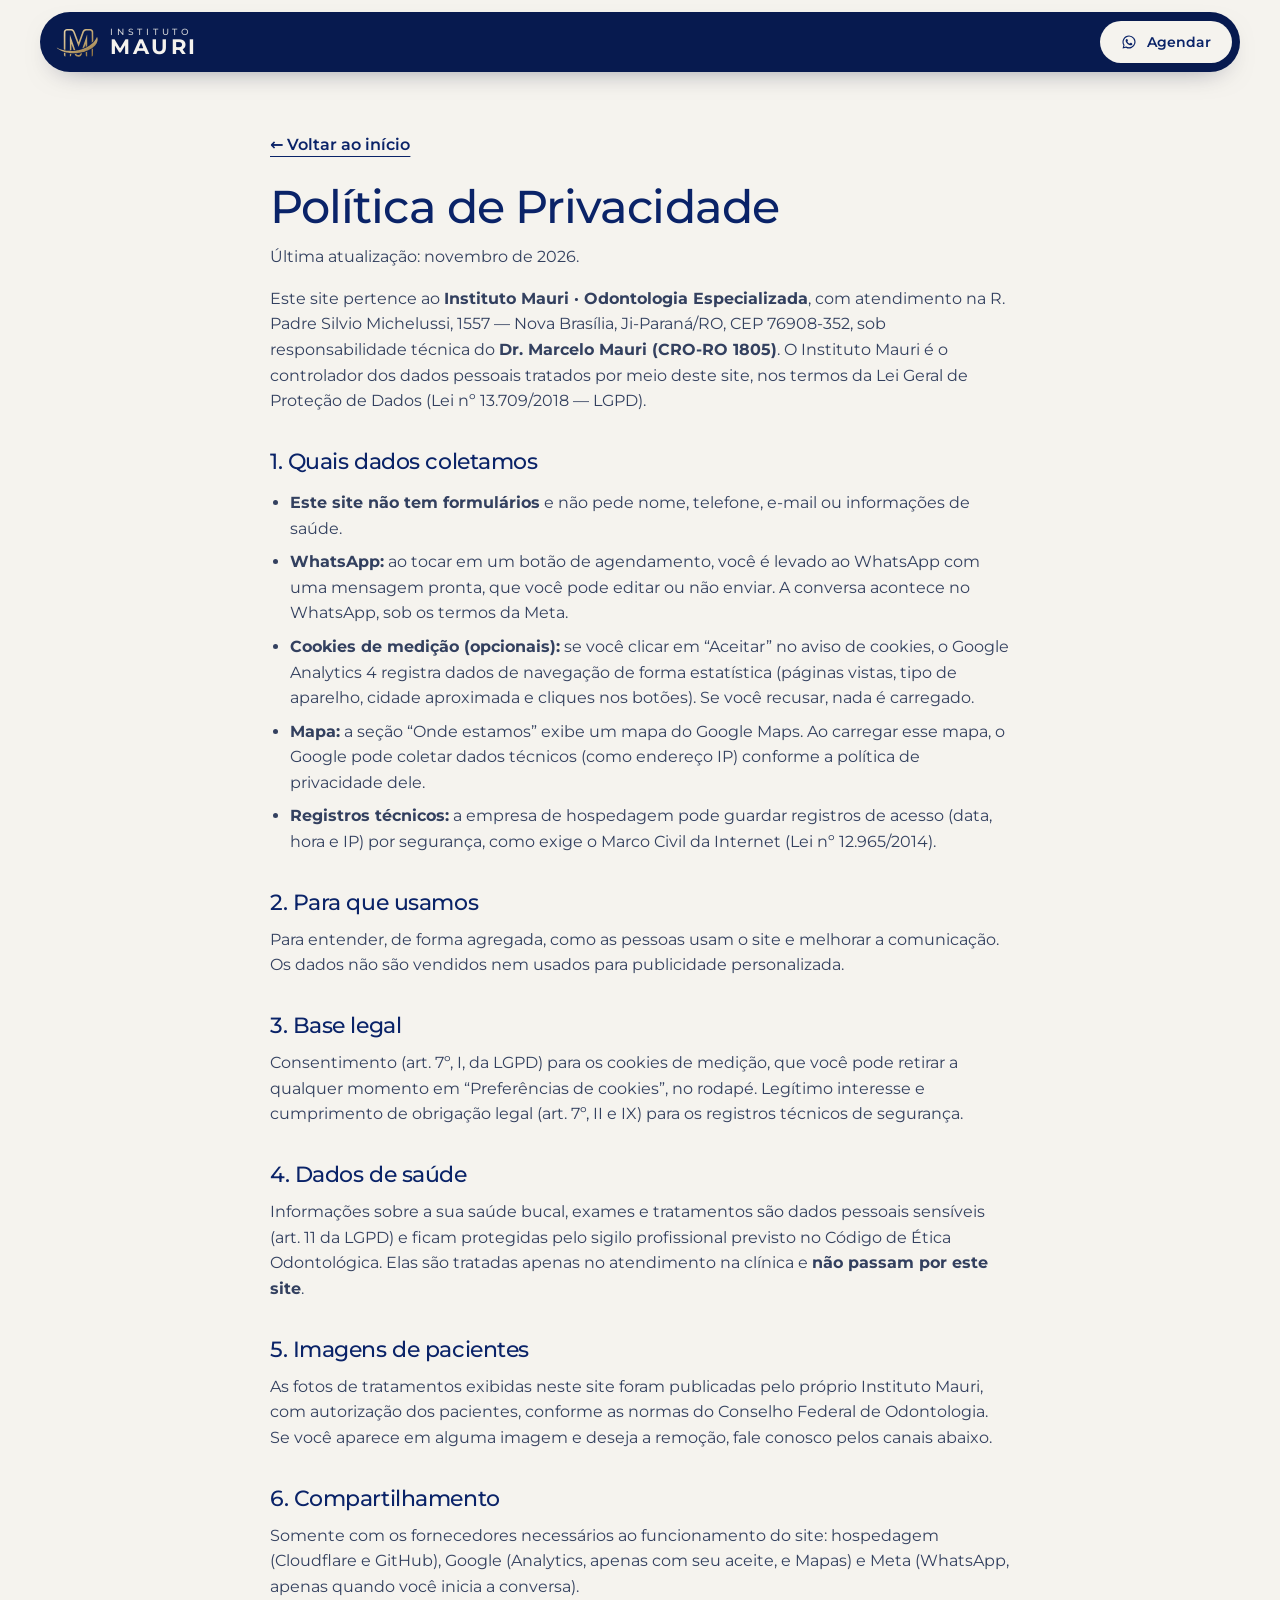
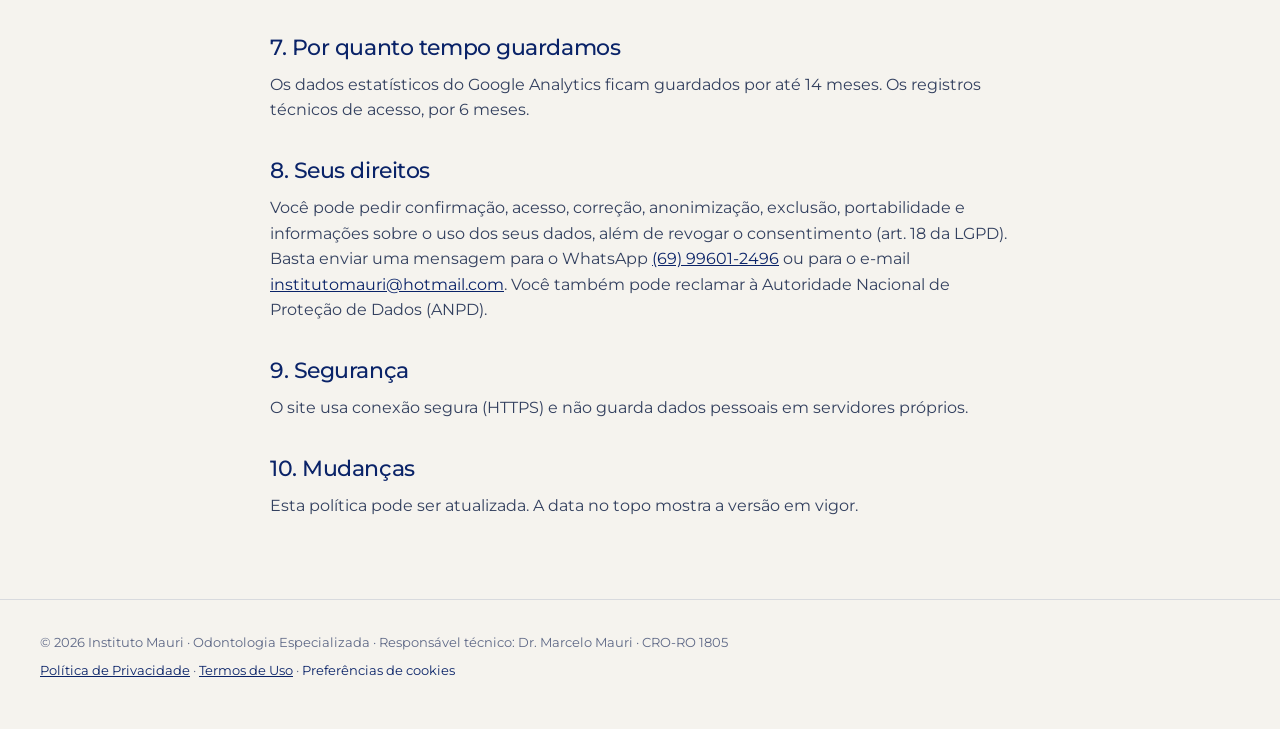
<file: politica-de-privacidade.html>
<!doctype html>
<html lang="pt-BR" data-ga="">
<head>
<meta charset="utf-8">
<meta name="viewport" content="width=device-width, initial-scale=1">
<title>Política de Privacidade | Instituto Mauri · Odontologia Especializada</title>
<meta name="description" content="Como o site do Instituto Mauri trata dados pessoais, cookies e imagens, conforme a LGPD.">
<meta name="robots" content="index, follow">
<link rel="canonical" href="https://{{DOMINIO}}/politica-de-privacidade.html">
<meta name="theme-color" content="#071A4F">
<link rel="icon" href="favicon.svg" type="image/svg+xml">
<link rel="icon" href="favicon-32.png" sizes="32x32" type="image/png">
<link rel="apple-touch-icon" href="apple-touch-icon.png">
<link rel="manifest" href="site.webmanifest">
<link rel="stylesheet" href="assets/css/main.css">
</head>
<body class="page-legal">
<a class="skip-link" href="#conteudo">Pular para o conteúdo</a>
<header class="site-header is-scrolled">
  <div class="nav-bar">
    <a class="brand" href="./" aria-label="Instituto Mauri — início">
      <img class="brand__mark" src="assets/img/marca/simbolo-dourado.svg" alt="" width="44" height="30">
      <span class="brand__text"><small>Instituto</small> <b>Mauri</b></span>
    </a>
    <div class="nav-actions">
      <a class="btn btn--light btn--small nav-cta" href="https://wa.me/5569996012496?text=Ol%C3%A1%21%20Vim%20pelo%20site%20e%20quero%20agendar%20uma%20avalia%C3%A7%C3%A3o%20no%20Instituto%20Mauri." target="_blank" rel="noopener" data-wa="header-legal"><svg class="ico" viewBox="0 0 24 24" aria-hidden="true" focusable="false"><path fill="currentColor" d="M12 2.2A9.7 9.7 0 0 0 3.6 16.8L2.3 21.7l5-1.3A9.7 9.7 0 1 0 12 2.2Zm0 17.7c-1.5 0-3-.4-4.2-1.2l-.3-.2-3 .8.8-2.9-.2-.3A8 8 0 1 1 12 19.9Zm4.4-6c-.2-.1-1.4-.7-1.7-.8-.2-.1-.4-.1-.5.1l-.8 1c-.1.2-.3.2-.5.1a6.6 6.6 0 0 1-3.3-2.9c-.2-.4.2-.4.7-1.3.1-.2 0-.3 0-.4l-.8-1.8c-.2-.5-.4-.4-.5-.4h-.5a.9.9 0 0 0-.7.3 2.8 2.8 0 0 0-.9 2.1 4.9 4.9 0 0 0 1 2.6 11.2 11.2 0 0 0 4.3 3.8c1.6.7 2.2.7 3 .6.5-.1 1.4-.6 1.6-1.1.2-.6.2-1 .1-1.1l-.5-.3Z"/></svg><span>Agendar</span></a>
    </div>
  </div>
</header>
<main id="conteudo" class="legal"><div class="container">
<a class="link-arrow back" href="./">← Voltar ao início</a>
<h1>Política de Privacidade</h1>
<p>Última atualização: novembro de 2026.</p>
<p>Este site pertence ao <strong>Instituto Mauri · Odontologia Especializada</strong>, com atendimento na R. Padre Silvio Michelussi, 1557 — Nova Brasília, Ji-Paraná/RO, CEP 76908-352, sob responsabilidade técnica do <strong>Dr. Marcelo Mauri (CRO-RO 1805)</strong>. O Instituto Mauri é o controlador dos dados pessoais tratados por meio deste site, nos termos da Lei Geral de Proteção de Dados (Lei nº 13.709/2018 — LGPD).</p>
<h2>1. Quais dados coletamos</h2>
<ul>
<li><strong>Este site não tem formulários</strong> e não pede nome, telefone, e-mail ou informações de saúde.</li>
<li><strong>WhatsApp:</strong> ao tocar em um botão de agendamento, você é levado ao WhatsApp com uma mensagem pronta, que você pode editar ou não enviar. A conversa acontece no WhatsApp, sob os termos da Meta.</li>
<li><strong>Cookies de medição (opcionais):</strong> se você clicar em “Aceitar” no aviso de cookies, o Google Analytics 4 registra dados de navegação de forma estatística (páginas vistas, tipo de aparelho, cidade aproximada e cliques nos botões). Se você recusar, nada é carregado.</li>
<li><strong>Mapa:</strong> a seção “Onde estamos” exibe um mapa do Google Maps. Ao carregar esse mapa, o Google pode coletar dados técnicos (como endereço IP) conforme a política de privacidade dele.</li>
<li><strong>Registros técnicos:</strong> a empresa de hospedagem pode guardar registros de acesso (data, hora e IP) por segurança, como exige o Marco Civil da Internet (Lei nº 12.965/2014).</li>
</ul>
<h2>2. Para que usamos</h2>
<p>Para entender, de forma agregada, como as pessoas usam o site e melhorar a comunicação. Os dados não são vendidos nem usados para publicidade personalizada.</p>
<h2>3. Base legal</h2>
<p>Consentimento (art. 7º, I, da LGPD) para os cookies de medição, que você pode retirar a qualquer momento em “Preferências de cookies”, no rodapé. Legítimo interesse e cumprimento de obrigação legal (art. 7º, II e IX) para os registros técnicos de segurança.</p>
<h2>4. Dados de saúde</h2>
<p>Informações sobre a sua saúde bucal, exames e tratamentos são dados pessoais sensíveis (art. 11 da LGPD) e ficam protegidas pelo sigilo profissional previsto no Código de Ética Odontológica. Elas são tratadas apenas no atendimento na clínica e <strong>não passam por este site</strong>.</p>
<h2>5. Imagens de pacientes</h2>
<p>As fotos de tratamentos exibidas neste site foram publicadas pelo próprio Instituto Mauri, com autorização dos pacientes, conforme as normas do Conselho Federal de Odontologia. Se você aparece em alguma imagem e deseja a remoção, fale conosco pelos canais abaixo.</p>
<h2>6. Compartilhamento</h2>
<p>Somente com os fornecedores necessários ao funcionamento do site: hospedagem (Cloudflare e GitHub), Google (Analytics, apenas com seu aceite, e Mapas) e Meta (WhatsApp, apenas quando você inicia a conversa).</p>
<h2>7. Por quanto tempo guardamos</h2>
<p>Os dados estatísticos do Google Analytics ficam guardados por até 14 meses. Os registros técnicos de acesso, por 6 meses.</p>
<h2>8. Seus direitos</h2>
<p>Você pode pedir confirmação, acesso, correção, anonimização, exclusão, portabilidade e informações sobre o uso dos seus dados, além de revogar o consentimento (art. 18 da LGPD). Basta enviar uma mensagem para o WhatsApp <a href="https://wa.me/5569996012496" target="_blank" rel="noopener">(69) 99601-2496</a> ou para o e-mail <a href="mailto:institutomauri@hotmail.com">institutomauri@hotmail.com</a>. Você também pode reclamar à Autoridade Nacional de Proteção de Dados (ANPD).</p>
<h2>9. Segurança</h2>
<p>O site usa conexão segura (HTTPS) e não guarda dados pessoais em servidores próprios.</p>
<h2>10. Mudanças</h2>
<p>Esta política pode ser atualizada. A data no topo mostra a versão em vigor.</p>

</div></main>
<footer class="legal-footer"><div class="container">
<p>© <span data-year>2026</span> Instituto Mauri · Odontologia Especializada · Responsável técnico: Dr. Marcelo Mauri · CRO-RO 1805</p>
<nav aria-label="Legal"><a href="politica-de-privacidade.html">Política de Privacidade</a> · <a href="termos-de-uso.html">Termos de Uso</a> · <button type="button" class="footer__cookie" data-cookie-open>Preferências de cookies</button></nav>
</div></footer>
<div class="cookie" id="cookie" role="dialog" aria-live="polite" aria-label="Aviso de cookies" hidden>
  <p>Usamos cookies de medição (Google Analytics) só com a sua permissão, para entender como o site é usado. Nenhum dado de saúde é coletado. <a href="politica-de-privacidade.html">Saiba mais</a>.</p>
  <div class="cookie__actions"><button type="button" class="is-primary" data-cookie="accept">Aceitar</button><button type="button" data-cookie="reject">Recusar</button></div>
</div>
<script src="assets/js/main.js" defer></script>
</body>
</html>
</file>
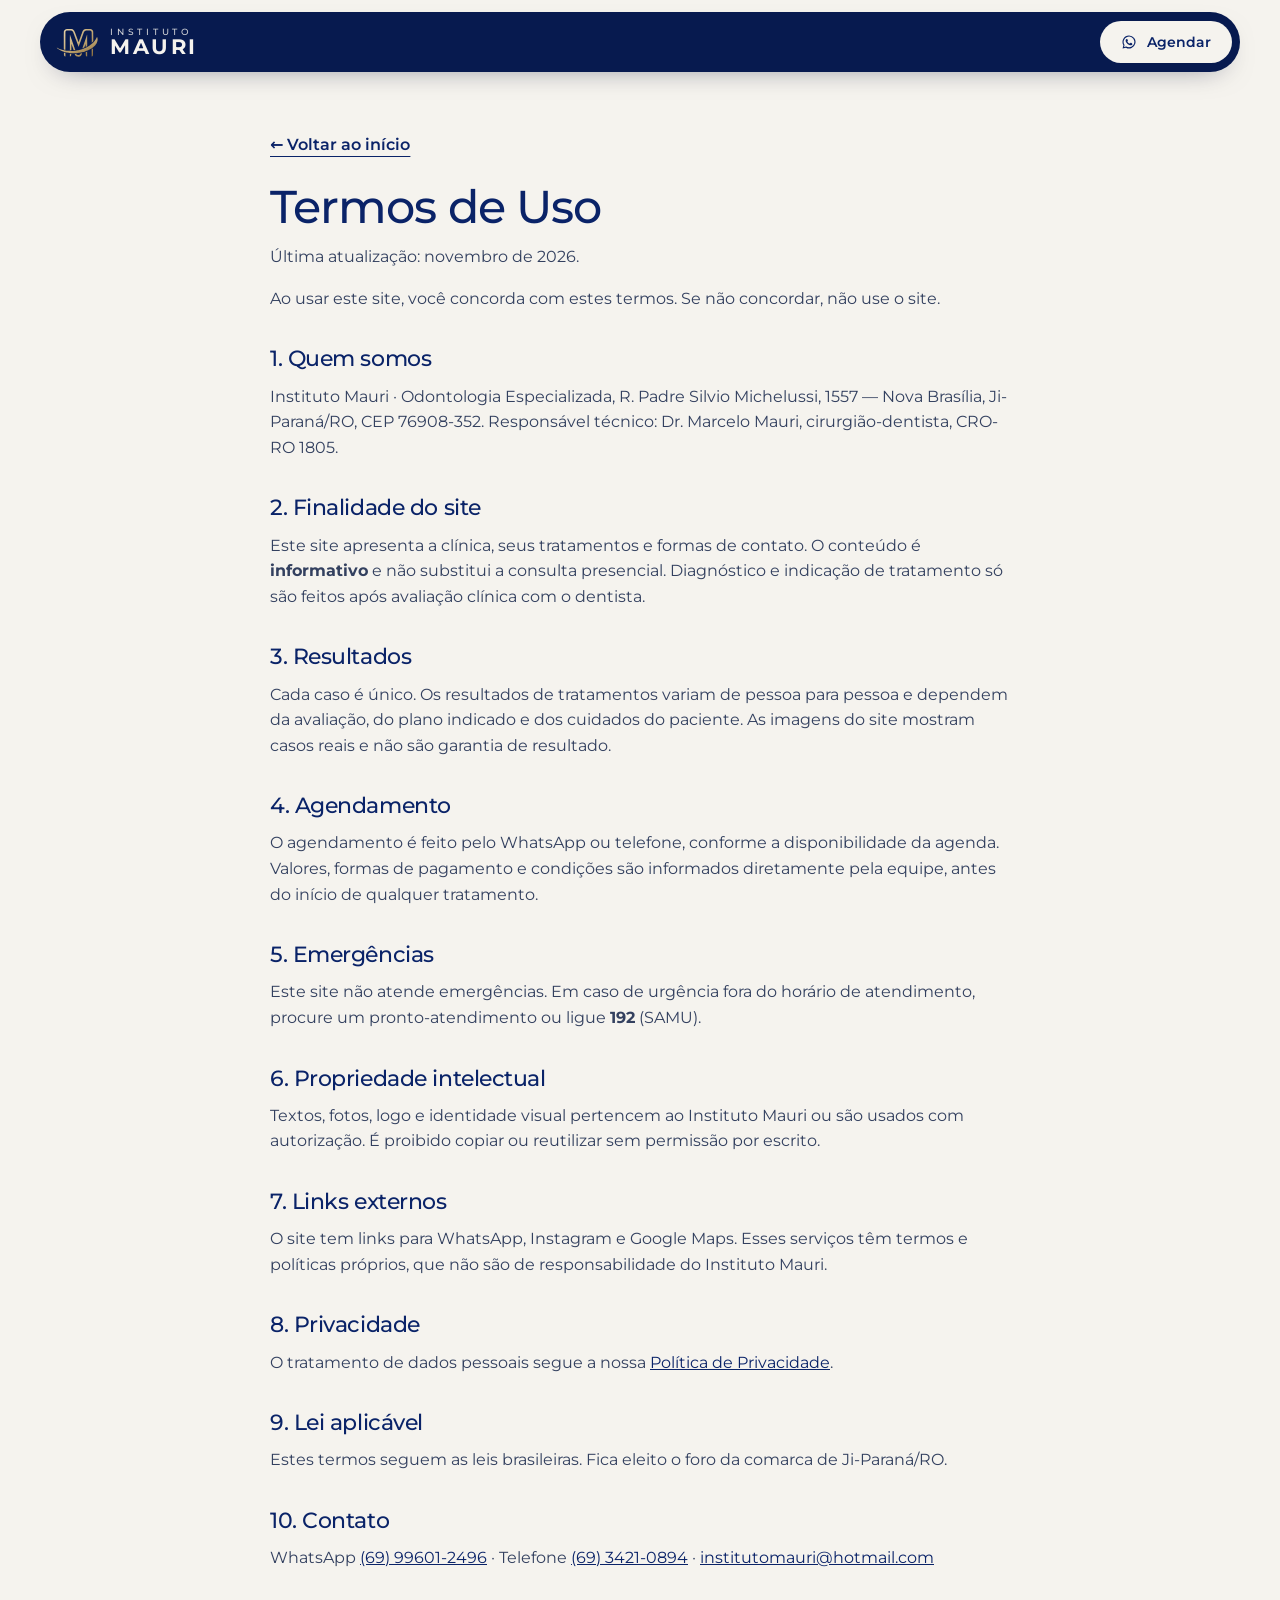
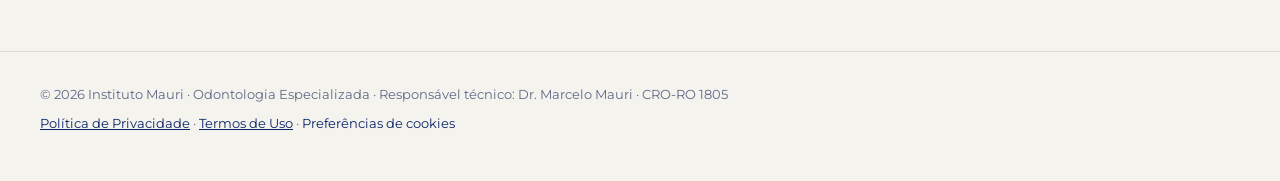
<file: termos-de-uso.html>
<!doctype html>
<html lang="pt-BR" data-ga="">
<head>
<meta charset="utf-8">
<meta name="viewport" content="width=device-width, initial-scale=1">
<title>Termos de Uso | Instituto Mauri · Odontologia Especializada</title>
<meta name="description" content="Regras de uso do site do Instituto Mauri, odontologia especializada em Ji-Paraná/RO.">
<meta name="robots" content="index, follow">
<link rel="canonical" href="https://{{DOMINIO}}/termos-de-uso.html">
<meta name="theme-color" content="#071A4F">
<link rel="icon" href="favicon.svg" type="image/svg+xml">
<link rel="icon" href="favicon-32.png" sizes="32x32" type="image/png">
<link rel="apple-touch-icon" href="apple-touch-icon.png">
<link rel="manifest" href="site.webmanifest">
<link rel="stylesheet" href="assets/css/main.css">
</head>
<body class="page-legal">
<a class="skip-link" href="#conteudo">Pular para o conteúdo</a>
<header class="site-header is-scrolled">
  <div class="nav-bar">
    <a class="brand" href="./" aria-label="Instituto Mauri — início">
      <img class="brand__mark" src="assets/img/marca/simbolo-dourado.svg" alt="" width="44" height="30">
      <span class="brand__text"><small>Instituto</small> <b>Mauri</b></span>
    </a>
    <div class="nav-actions">
      <a class="btn btn--light btn--small nav-cta" href="https://wa.me/5569996012496?text=Ol%C3%A1%21%20Vim%20pelo%20site%20e%20quero%20agendar%20uma%20avalia%C3%A7%C3%A3o%20no%20Instituto%20Mauri." target="_blank" rel="noopener" data-wa="header-legal"><svg class="ico" viewBox="0 0 24 24" aria-hidden="true" focusable="false"><path fill="currentColor" d="M12 2.2A9.7 9.7 0 0 0 3.6 16.8L2.3 21.7l5-1.3A9.7 9.7 0 1 0 12 2.2Zm0 17.7c-1.5 0-3-.4-4.2-1.2l-.3-.2-3 .8.8-2.9-.2-.3A8 8 0 1 1 12 19.9Zm4.4-6c-.2-.1-1.4-.7-1.7-.8-.2-.1-.4-.1-.5.1l-.8 1c-.1.2-.3.2-.5.1a6.6 6.6 0 0 1-3.3-2.9c-.2-.4.2-.4.7-1.3.1-.2 0-.3 0-.4l-.8-1.8c-.2-.5-.4-.4-.5-.4h-.5a.9.9 0 0 0-.7.3 2.8 2.8 0 0 0-.9 2.1 4.9 4.9 0 0 0 1 2.6 11.2 11.2 0 0 0 4.3 3.8c1.6.7 2.2.7 3 .6.5-.1 1.4-.6 1.6-1.1.2-.6.2-1 .1-1.1l-.5-.3Z"/></svg><span>Agendar</span></a>
    </div>
  </div>
</header>
<main id="conteudo" class="legal"><div class="container">
<a class="link-arrow back" href="./">← Voltar ao início</a>
<h1>Termos de Uso</h1>
<p>Última atualização: novembro de 2026.</p>
<p>Ao usar este site, você concorda com estes termos. Se não concordar, não use o site.</p>
<h2>1. Quem somos</h2>
<p>Instituto Mauri · Odontologia Especializada, R. Padre Silvio Michelussi, 1557 — Nova Brasília, Ji-Paraná/RO, CEP 76908-352. Responsável técnico: Dr. Marcelo Mauri, cirurgião-dentista, CRO-RO 1805.</p>
<h2>2. Finalidade do site</h2>
<p>Este site apresenta a clínica, seus tratamentos e formas de contato. O conteúdo é <strong>informativo</strong> e não substitui a consulta presencial. Diagnóstico e indicação de tratamento só são feitos após avaliação clínica com o dentista.</p>
<h2>3. Resultados</h2>
<p>Cada caso é único. Os resultados de tratamentos variam de pessoa para pessoa e dependem da avaliação, do plano indicado e dos cuidados do paciente. As imagens do site mostram casos reais e não são garantia de resultado.</p>
<h2>4. Agendamento</h2>
<p>O agendamento é feito pelo WhatsApp ou telefone, conforme a disponibilidade da agenda. Valores, formas de pagamento e condições são informados diretamente pela equipe, antes do início de qualquer tratamento.</p>
<h2>5. Emergências</h2>
<p>Este site não atende emergências. Em caso de urgência fora do horário de atendimento, procure um pronto-atendimento ou ligue <strong>192</strong> (SAMU).</p>
<h2>6. Propriedade intelectual</h2>
<p>Textos, fotos, logo e identidade visual pertencem ao Instituto Mauri ou são usados com autorização. É proibido copiar ou reutilizar sem permissão por escrito.</p>
<h2>7. Links externos</h2>
<p>O site tem links para WhatsApp, Instagram e Google Maps. Esses serviços têm termos e políticas próprios, que não são de responsabilidade do Instituto Mauri.</p>
<h2>8. Privacidade</h2>
<p>O tratamento de dados pessoais segue a nossa <a href="politica-de-privacidade.html">Política de Privacidade</a>.</p>
<h2>9. Lei aplicável</h2>
<p>Estes termos seguem as leis brasileiras. Fica eleito o foro da comarca de Ji-Paraná/RO.</p>
<h2>10. Contato</h2>
<p>WhatsApp <a href="https://wa.me/5569996012496" target="_blank" rel="noopener">(69) 99601-2496</a> · Telefone <a href="tel:+556934210894">(69) 3421-0894</a> · <a href="mailto:institutomauri@hotmail.com">institutomauri@hotmail.com</a></p>

</div></main>
<footer class="legal-footer"><div class="container">
<p>© <span data-year>2026</span> Instituto Mauri · Odontologia Especializada · Responsável técnico: Dr. Marcelo Mauri · CRO-RO 1805</p>
<nav aria-label="Legal"><a href="politica-de-privacidade.html">Política de Privacidade</a> · <a href="termos-de-uso.html">Termos de Uso</a> · <button type="button" class="footer__cookie" data-cookie-open>Preferências de cookies</button></nav>
</div></footer>
<div class="cookie" id="cookie" role="dialog" aria-live="polite" aria-label="Aviso de cookies" hidden>
  <p>Usamos cookies de medição (Google Analytics) só com a sua permissão, para entender como o site é usado. Nenhum dado de saúde é coletado. <a href="politica-de-privacidade.html">Saiba mais</a>.</p>
  <div class="cookie__actions"><button type="button" class="is-primary" data-cookie="accept">Aceitar</button><button type="button" data-cookie="reject">Recusar</button></div>
</div>
<script src="assets/js/main.js" defer></script>
</body>
</html>
</file>
<file: assets/css/main.css>
/* Instituto Mauri — LP | HING Assessoria */

@font-face { font-family: "Montserrat"; src: url("../fonts/montserrat-400.woff2") format("woff2"); font-weight: 400; font-style: normal; font-display: swap; }
@font-face { font-family: "Montserrat"; src: url("../fonts/montserrat-500.woff2") format("woff2"); font-weight: 500; font-style: normal; font-display: swap; }
@font-face { font-family: "Montserrat"; src: url("../fonts/montserrat-600.woff2") format("woff2"); font-weight: 600; font-style: normal; font-display: swap; }
@font-face { font-family: "Montserrat"; src: url("../fonts/montserrat-700.woff2") format("woff2"); font-weight: 700; font-style: normal; font-display: swap; }
@font-face { font-family: "Cormorant"; src: url("../fonts/cormorant-500-italic.woff2") format("woff2"); font-weight: 500; font-style: italic; font-display: swap; }

:root {
  /* Paleta da marca (posts do Instagram + fundo Refuge 50% mais claro) */
  --bg: #F5F3EE;
  --bg-2: #EDE9E0;
  --card: #FBFAF7;
  --navy: #0A2368;
  --navy-deep: #071A4F;
  --night: #050E2C;
  --blue: #307DBE;
  --blue-soft: #DCE8F5;
  --gold: #C0A672;
  --gold-dark: #8C6E3C;
  --gold-light: #E6D2A8;
  --gold-grad: linear-gradient(100deg, #8C6E3C 0%, #C0A672 50%, #E6D2A8 100%);
  --ink: #0A2368;
  --text: #33405F;
  --muted: #5E6886;
  --line: rgba(10, 35, 104, .12);
  --on-dark: #F5F3EE;
  --on-dark-muted: rgba(245, 243, 238, .68);

  --font: "Montserrat", system-ui, -apple-system, "Segoe UI", sans-serif;
  --serif: "Cormorant", Georgia, serif;

  --radius-sm: 12px;
  --radius: 20px;
  --radius-lg: 28px;
  --shadow: 0 24px 48px -28px rgba(7, 26, 79, .35);
  --gutter: 20px;
  --container: 1240px;
  --section-y: clamp(80px, 10vw, 136px);
  --header-h: 76px;
  --ease: cubic-bezier(.22, 1, .36, 1);
}
@media (min-width: 768px) { :root { --gutter: 32px; } }

/* Base */
*, *::before, *::after { box-sizing: border-box; }
html { -webkit-text-size-adjust: 100%; scroll-padding-top: calc(var(--header-h) + 12px); }
body { margin: 0; font-family: var(--font); font-size: 16px; line-height: 1.6; color: var(--text); background: var(--bg); -webkit-font-smoothing: antialiased; text-rendering: optimizeLegibility; overflow-x: clip; }
img, video, svg, picture { display: block; max-width: 100%; }
img { height: auto; }
a { color: inherit; }
button { font: inherit; color: inherit; cursor: pointer; }
h1, h2, h3 { color: var(--ink); margin: 0; line-height: 1.1; font-weight: 500; letter-spacing: -.02em; text-wrap: balance; }
p { margin: 0 0 1em; }
p:last-child { margin-bottom: 0; }
em { font-family: var(--serif); font-style: italic; font-weight: 500; letter-spacing: 0; font-size: 1.12em; line-height: .9; }
ul[role="list"], ol { list-style: none; margin: 0; padding: 0; }
:focus-visible { outline: 2px solid var(--blue); outline-offset: 3px; border-radius: 6px; }
.sprite { position: absolute; width: 0; height: 0; overflow: hidden; }
.ico { width: 1.15em; height: 1.15em; flex: none; }
.skip-link { position: absolute; left: 12px; top: -60px; z-index: 100; background: var(--navy); color: #fff; padding: 10px 16px; border-radius: 999px; text-decoration: none; transition: top .2s; }
.skip-link:focus { top: 12px; }
.container { width: 100%; max-width: calc(var(--container) + var(--gutter) * 2); margin-inline: auto; padding-inline: var(--gutter); }
body.is-locked { overflow: hidden; }
[hidden] { display: none !important; } /* garante que menu/cookie escondidos não cubram a página */

/* Lenis */
html.lenis, html.lenis body { height: auto; }
.lenis.lenis-smooth [data-lenis-prevent] { overscroll-behavior: contain; }
.lenis.lenis-stopped { overflow: clip; }

/* Tipografia de seção */
.h2 { font-size: clamp(32px, 4.6vw, 52px); }
.eyebrow { display: inline-flex; align-items: center; gap: 8px; margin: 0 0 16px; font-size: 12px; font-weight: 600; letter-spacing: .16em; text-transform: uppercase; color: var(--gold-dark); }
.eyebrow--light { color: var(--gold-light); }
.eyebrow .dot { width: 6px; height: 6px; border-radius: 50%; background: currentColor; }
.section-head { max-width: 640px; margin-bottom: clamp(36px, 5vw, 56px); }
.section-head p { margin-top: 16px; font-size: 17px; color: var(--muted); }
.section-head--center { margin-inline: auto; text-align: center; }
.section-head a { color: var(--ink); font-weight: 600; text-underline-offset: 4px; }
.tag { display: inline-flex; align-items: center; padding: 3px 12px; border: 1px solid currentColor; border-radius: 999px; font-size: 12px; font-weight: 500; letter-spacing: .02em; }

/* Botões (padrão shadcn: pílula, foco visível, toque leve) */
.btn { --b-bg: var(--navy); --b-fg: #fff; display: inline-flex; align-items: center; justify-content: center; gap: 10px; min-height: 52px; padding: 0 26px; border: 1px solid transparent; border-radius: 999px; background: var(--b-bg); color: var(--b-fg); font-size: 15px; font-weight: 600; text-decoration: none; white-space: nowrap; transition: transform .25s var(--ease), background-color .25s, box-shadow .25s, color .25s, border-color .25s; }
.btn:hover { transform: translateY(-2px); box-shadow: 0 14px 28px -16px rgba(5, 14, 44, .55); }
.btn:active { transform: translateY(0) scale(.98); }
.btn--small { min-height: 44px; padding: 0 20px; font-size: 14px; }
.btn--light { --b-bg: var(--bg); --b-fg: var(--navy); }
.btn--light:hover { --b-bg: #fff; }
.btn--dark { --b-bg: var(--navy); --b-fg: #fff; }
.btn--dark:hover { --b-bg: var(--navy-deep); }
.btn--outline { --b-bg: transparent; --b-fg: var(--navy); border-color: rgba(10, 35, 104, .3); }
.btn--outline:hover { border-color: var(--navy); }
.btn--ghost-dark { --b-bg: rgba(255, 255, 255, .08); --b-fg: var(--on-dark); border-color: rgba(255, 255, 255, .1); }
.btn--ghost-dark:hover { --b-bg: rgba(255, 255, 255, .14); }
.link-arrow { display: inline-flex; align-items: center; gap: 8px; color: inherit; font-weight: 600; text-decoration: underline; text-underline-offset: 6px; text-decoration-thickness: 1px; }
.link-arrow .ico { transition: transform .25s var(--ease); }
.link-arrow:hover .ico { transform: translateX(4px); }
.pill { display: inline-flex; align-items: center; gap: 6px; padding: 5px 12px; border-radius: 999px; font-size: 13px; font-weight: 600; text-decoration: none; }
.pill--gold { background: var(--gold-light); color: var(--navy-deep); }
.pill--gold .ico { color: var(--gold-dark); width: 14px; height: 14px; }
.circle-btn { display: grid; place-items: center; width: 52px; height: 52px; border-radius: 50%; border: 1.5px solid var(--on-dark); background: transparent; color: var(--on-dark); transition: background-color .25s, color .25s, transform .25s var(--ease), opacity .25s; }
.circle-btn .ico { width: 22px; height: 22px; }
.circle-btn:hover { background: var(--on-dark); color: var(--night); }
.circle-btn:active { transform: scale(.94); }
.circle-btn:disabled { opacity: .35; pointer-events: none; }
.circle-btn--dark { border-color: var(--navy); color: var(--navy); width: 46px; height: 46px; }
.circle-btn--dark:hover { background: var(--navy); color: #fff; }

/* Header (Seed: transparente na capa, pílula de vidro ao rolar) */
.site-header { position: fixed; inset: 0 0 auto; z-index: 50; padding: 12px var(--gutter) 0; pointer-events: none; }
.nav-bar { pointer-events: auto; display: flex; align-items: center; gap: 24px; max-width: var(--container); height: 60px; margin-inline: auto; padding: 0 8px 0 16px; border-radius: 999px; color: var(--on-dark); transition: background-color .35s, backdrop-filter .35s, box-shadow .35s; }
.site-header.is-scrolled .nav-bar { background: rgba(7, 26, 79, .74); -webkit-backdrop-filter: blur(16px) saturate(140%); backdrop-filter: blur(16px) saturate(140%); box-shadow: 0 10px 30px -18px rgba(5, 14, 44, .6); }
.brand { display: inline-flex; align-items: center; gap: 10px; text-decoration: none; color: inherit; }
.brand__mark { width: 44px; height: auto; }
.brand__text { display: flex; flex-direction: column; line-height: 1; }
.brand__text small { font-size: 9px; font-weight: 500; letter-spacing: .42em; text-transform: uppercase; opacity: .85; }
.brand__text b { font-size: 21px; font-weight: 700; letter-spacing: .12em; text-transform: uppercase; }
.nav-links { display: none; gap: 30px; margin-left: 16px; }
.nav-links a { font-size: 14px; font-weight: 500; text-decoration: none; opacity: .88; transition: opacity .2s; }
.nav-links a:hover { opacity: 1; text-decoration: underline; text-underline-offset: 6px; }
.nav-actions { display: flex; align-items: center; gap: 6px; margin-left: auto; }
.nav-cta { min-height: 42px; padding: 0 16px; }
.menu-toggle { display: grid; place-items: center; width: 44px; height: 44px; border: 0; border-radius: 50%; background: rgba(255, 255, 255, .1); color: inherit; }
.menu-toggle svg { width: 22px; height: 22px; }
@media (min-width: 1024px) { .nav-links { display: flex; } .menu-toggle { display: none; } .nav-cta { padding: 0 20px; } }

.menu-mobile { position: fixed; inset: 0; z-index: 60; display: flex; flex-direction: column; justify-content: center; gap: 32px; padding: 96px 28px 40px; background: var(--navy-deep); color: var(--on-dark); opacity: 0; transition: opacity .3s; }
.menu-mobile.is-open { opacity: 1; }
.menu-mobile nav { display: flex; flex-direction: column; gap: 6px; }
.menu-mobile nav a { font-size: 30px; font-weight: 500; letter-spacing: -.02em; text-decoration: none; padding: 6px 0; }
.menu-mobile__close { position: absolute; top: 20px; right: 20px; display: grid; place-items: center; width: 48px; height: 48px; border: 0; border-radius: 50%; background: rgba(255, 255, 255, .1); }
.menu-mobile__close svg { width: 22px; height: 22px; }
.menu-mobile .btn { align-self: flex-start; }

/* 1. Capa (Seed) */
.hero { position: relative; isolation: isolate; min-height: 100svh; display: flex; align-items: flex-end; overflow: hidden; background: var(--navy-deep); color: var(--on-dark); border-radius: 0 0 var(--radius-lg) var(--radius-lg); }
.hero__bg { position: absolute; inset: 0; z-index: -3; }
.hero__bg img { width: 100%; height: 100%; object-fit: cover; object-position: 50% 30%; }
.hero::before { content: ""; position: absolute; inset: 0; z-index: -2; background: linear-gradient(180deg, rgba(5, 14, 44, .55) 0%, rgba(7, 26, 79, .62) 45%, rgba(5, 14, 44, .92) 100%), linear-gradient(90deg, rgba(5, 14, 44, .75) 0%, rgba(5, 14, 44, .1) 60%); }
.hero__glow { position: absolute; z-index: -1; left: 50%; bottom: -10%; width: min(900px, 120vw); aspect-ratio: 1; transform: translateX(-50%); background: radial-gradient(closest-side, rgba(192, 166, 114, .35), rgba(48, 125, 190, .18) 55%, transparent 75%); pointer-events: none; }
.hero__inner { position: relative; display: grid; gap: 8px; padding-top: calc(var(--header-h) + 28px); }
.hero__copy { position: relative; z-index: 2; max-width: 560px; }
.hero__copy .pill { margin-bottom: 20px; }
.hero__title { color: #fff; font-size: clamp(38px, 6vw, 64px); font-weight: 500; line-height: 1.04; letter-spacing: -.03em; }
.hero__title em { color: var(--gold-light); }
.hero__lead { margin: 32px 0 32px; max-width: 470px; font-size: clamp(16px, 1.6vw, 18px); color: var(--on-dark-muted); }
.hero__actions { display: flex; flex-wrap: wrap; align-items: center; gap: 14px 26px; }
.hero__micro { margin-top: 14px; font-size: 13px; color: var(--on-dark-muted); }
.hero__doctor { position: relative; margin: 8px auto 0; width: min(78vw, 400px); }
.hero__doctor img { width: 100%; -webkit-mask-image: linear-gradient(180deg, #000 82%, transparent 100%); mask-image: linear-gradient(180deg, #000 82%, transparent 100%); }
.hero__tag { position: absolute; right: -4%; bottom: 18%; display: flex; flex-direction: column; padding: 10px 16px; border-radius: 14px; background: rgba(245, 243, 238, .14); border: 1px solid rgba(245, 243, 238, .22); -webkit-backdrop-filter: blur(12px); backdrop-filter: blur(12px); font-size: 12px; line-height: 1.35; color: var(--on-dark-muted); }
.hero__tag strong { color: #fff; font-size: 14px; font-weight: 600; }
@media (min-width: 1024px) {
  .hero { min-height: max(680px, 100svh); align-items: center; }
  .hero__inner { min-height: inherit; grid-template-columns: minmax(0, 1fr); align-items: center; padding-top: var(--header-h); }
  .hero__copy { padding-bottom: 40px; }
  .hero__doctor { position: absolute; z-index: 1; left: 50%; bottom: 0; width: min(34vw, 470px); margin: 0; transform: translateX(-24%); }
  .hero__tag { right: -18%; bottom: 26%; }
}

/* 2. Frase de impacto (Seed — faixa) */
.impact { padding: clamp(56px, 7vw, 88px) 0; }
.impact__grid { display: grid; gap: 32px; align-items: center; }
.impact__head .h2 { font-size: clamp(28px, 3.2vw, 38px); }
.impact__head p { margin-top: 14px; color: var(--muted); max-width: 440px; }
.impact__cards { display: grid; grid-template-columns: repeat(2, minmax(0, 1fr)); gap: 10px; }
.impact-card { display: flex; flex-direction: column; gap: 4px; padding: 22px 20px; border-radius: var(--radius); background: var(--card); border: 1px solid rgba(10, 35, 104, .05); transition: transform .35s var(--ease), box-shadow .35s; }
.impact-card:hover { transform: translateY(-4px); box-shadow: var(--shadow); }
.impact-card__ico { width: 34px; height: 34px; margin-bottom: 14px; color: var(--navy); }
.impact-card span { font-size: 14px; color: var(--muted); }
.impact-card strong { color: var(--ink); font-size: 16px; font-weight: 600; line-height: 1.3; }
@media (min-width: 1024px) {
  .impact__grid { grid-template-columns: minmax(0, .9fr) minmax(0, 2.4fr); gap: 40px; }
  .impact__cards { grid-template-columns: repeat(4, minmax(0, 1fr)); }
  .impact-card { padding: 26px 24px 28px; min-height: 160px; }
}

/* 3. Sobre (Seed — card de vidro sobre vídeo) */
.about { position: relative; isolation: isolate; padding: clamp(72px, 9vw, 120px) 0; overflow: hidden; background: var(--night); color: var(--on-dark); }
.about__video { position: absolute; inset: 0; z-index: -2; width: 100%; height: 100%; object-fit: cover; transform: scale(1.02); }
.about__shade { position: absolute; inset: 0; z-index: -1; background: linear-gradient(180deg, rgba(5, 14, 44, .45), rgba(5, 14, 44, .55)); }
.about__card { display: grid; gap: 40px; padding: clamp(28px, 5vw, 72px); border-radius: var(--radius-lg); background: rgba(10, 35, 104, .38); border: 1px solid rgba(255, 255, 255, .16); -webkit-backdrop-filter: blur(22px) saturate(130%); backdrop-filter: blur(22px) saturate(130%); box-shadow: 0 40px 80px -40px rgba(0, 0, 0, .5); }
.about__main .h2 { color: #fff; margin-bottom: 20px; }
.about__main .h2 em { color: var(--gold-light); }
.about__main p { color: var(--on-dark-muted); max-width: 520px; }
.about__main .btn { margin-top: 12px; }
.about__stat { display: flex; align-items: center; justify-content: space-between; gap: 18px; max-width: 360px; margin-top: 40px; padding: 18px 22px; border: 1px solid rgba(255, 255, 255, .22); border-radius: 16px; }
.about__stat p { margin: 0; font-size: 14px; line-height: 1.4; color: var(--on-dark); }
.about__stat .tag { margin-right: 4px; font-size: 11px; }
.about__num { display: inline-flex; align-items: center; gap: 6px; font-size: 32px !important; font-weight: 500; letter-spacing: -.02em; }
.about__num .ico { width: 28px; height: 28px; padding: 5px; border-radius: 50%; background: var(--on-dark); color: var(--gold-dark); }
.about__steps { display: grid; gap: 26px; align-content: center; }
.about__steps li { display: flex; gap: 18px; align-items: flex-start; }
.about__line { flex: none; width: 56px; margin-top: 11px; border-top: 1px dashed rgba(255, 255, 255, .55); }
.about__steps strong { display: block; color: #fff; font-size: 13px; font-weight: 600; letter-spacing: .08em; text-transform: uppercase; margin-bottom: 4px; }
.about__steps p { margin: 0; font-size: 15px; color: var(--on-dark-muted); max-width: 300px; }
.about__steps .about__promise { display: block; padding: 18px 20px; border-radius: 16px; background: rgba(192, 166, 114, .16); border: 1px solid rgba(230, 210, 168, .35); font-size: 14px; color: var(--on-dark); }
.about__promise strong { display: inline; text-transform: none; letter-spacing: 0; color: var(--gold-light); font-size: 14px; }
@media (min-width: 1024px) { .about { padding: 120px 0; } .about__card { grid-template-columns: minmax(0, 1.15fr) minmax(0, 1fr); gap: 64px; min-height: 560px; } }

/* 4. Tratamentos (Seed — grade de produtos) */
.services { padding: var(--section-y) 0; }
.services__grid { display: grid; grid-auto-flow: column; grid-auto-columns: min(76vw, 300px); gap: 16px; margin-inline: calc(var(--gutter) * -1); padding: 4px var(--gutter) 24px; overflow-x: auto; scroll-snap-type: x mandatory; scroll-padding-inline: var(--gutter); scrollbar-width: none; }
.services__grid::-webkit-scrollbar { display: none; }
.service { display: flex; flex-direction: column; align-items: center; text-align: center; scroll-snap-align: start; }
.service__img { width: 100%; aspect-ratio: 4 / 4.4; margin-bottom: 20px; overflow: hidden; border-radius: var(--radius); background: var(--bg-2); }
.service__img img { width: 100%; height: 100%; object-fit: cover; transition: transform .8s var(--ease); }
.service:hover .service__img img { transform: scale(1.05); }
.service .tag { color: var(--navy); margin-bottom: 8px; }
.service h3 { font-size: 23px; margin-bottom: 8px; }
.service__hook { margin-bottom: 6px; font-size: 14px; font-weight: 600; color: var(--ink); }
.service p:not(.service__hook) { font-size: 14px; color: var(--muted); max-width: 260px; }
.service p:not(.service__hook) { margin-bottom: 18px; }
.service .btn { margin-top: auto; }
@media (min-width: 768px) { .services__grid { grid-auto-flow: row; grid-template-columns: repeat(2, minmax(0, 1fr)); gap: 40px 24px; margin: 0; padding: 0; overflow: visible; } }
@media (min-width: 1200px) { .services__grid { grid-template-columns: repeat(4, minmax(0, 1fr)); } }

.services__more { display: grid; gap: 16px; margin-top: clamp(48px, 6vw, 72px); }
.services__extra, .services__offer { padding: clamp(26px, 4vw, 40px); border-radius: var(--radius-lg); }
.services__extra { background: var(--card); border: 1px solid var(--line); }
.services__more h3 { font-size: 22px; margin-bottom: 20px; }
.services__extra ul { display: grid; gap: 12px 24px; }
.services__extra li { display: flex; gap: 10px; align-items: center; font-size: 15px; color: var(--ink); }
.services__extra .ico { color: var(--blue); }
.services__offer { background: var(--navy); color: var(--on-dark); }
.services__offer h3 { color: #fff; }
.services__offer ul { display: grid; gap: 14px; }
.services__offer li { display: flex; gap: 14px; align-items: baseline; font-size: 15px; }
.services__offer li span { flex: none; font-size: 12px; font-weight: 600; color: var(--gold-light); letter-spacing: .08em; }
@media (min-width: 768px) { .services__extra ul { grid-template-columns: 1fr 1fr; } }
@media (min-width: 1024px) { .services__more { grid-template-columns: 1.4fr 1fr; } }

/* 5. Antes e depois */
.showcase { --showcase-max: 1200px; padding: var(--section-y) 0; background: var(--night); color: var(--on-dark); overflow: hidden; border-radius: var(--radius-lg); margin: 0 clamp(0px, 1vw, 12px); }
.showcase > .container:first-child { max-width: calc(var(--showcase-max) + 2 * var(--gutter)); }
.showcase__head { max-width: 640px; margin-bottom: clamp(36px, 5vw, 56px); }
.showcase__head .h2 { color: #fff; }
.showcase__head .h2 em { color: var(--gold-light); }
.showcase__head p { margin-top: 14px; color: var(--on-dark-muted); }
ul.showcase__stage {
  display: grid;
  grid-auto-flow: column;
  grid-auto-columns: min(85vw, 420px);
  gap: 14px;
  padding: 4px var(--gutter) 8px;
  overflow-x: auto;
  scroll-snap-type: x mandatory;
  scroll-padding-inline: var(--gutter);
  scrollbar-width: none;
}
.shot {
  padding: 8px;
  border: 1px solid rgba(97, 92, 88, .08);
  border-radius: 16px;
  background: #fff;
  scroll-snap-align: start;
}
.shot__frame { margin: 0; overflow: hidden; border-radius: 10px; }
.shot__panel { position: relative; }
.shot__panel + .shot__panel { border-top: 1px solid #fff; }
.shot__panel span {
  position: absolute;
  top: 8px;
  left: 8px;
  padding: 3px 10px;
  border-radius: 999px;
  background: #615c58;
  color: #ebe7dc;
  font-size: 12px;
  font-weight: 500;
  letter-spacing: .08em;
  text-transform: uppercase;
  line-height: 1.4;
}
.shot__panel img { display: block; width: 100%; height: auto; aspect-ratio: 8 / 5; object-fit: cover; }
.shot__frame--patient .shot__panel:first-child img { object-position: 50% 59%; }
.shot__frame--patient .shot__panel:last-child img { object-position: 50% 46%; }
.showcase__nav { display: none; }
.showcase__nav .carousel-count { margin-left: 0; color: var(--on-dark-muted); }
@media (max-width: 767px) {
  .js .showcase__nav { display: flex; align-items: center; justify-content: center; gap: 12px; margin-top: 20px; }
}
@media (min-width: 768px) {
  ul.showcase__stage {
    grid-auto-columns: calc((100% - 48px) / 3);
    gap: 24px;
    width: min(100% - 2 * var(--gutter), var(--showcase-max));
    margin-inline: auto;
    padding-inline: 0;
    scroll-padding-inline: 0;
  }
}

/* 6. Avaliações */
.reviews { padding: var(--section-y) 0; }
.reviews__top { display: flex; flex-wrap: wrap; align-items: flex-end; justify-content: space-between; gap: 20px 32px; margin-bottom: clamp(32px, 4vw, 48px); }
.reviews__top .section-head { margin-bottom: 0; }
.rating { display: inline-flex; align-items: center; gap: 14px; padding: 14px 20px; border-radius: 16px; background: var(--card); border: 1px solid var(--line); text-decoration: none; color: var(--ink); line-height: 1.3; transition: box-shadow .3s, transform .3s var(--ease); }
.rating:hover { box-shadow: var(--shadow); transform: translateY(-2px); }
.rating__g svg { width: 30px; height: 30px; }
.rating strong { font-size: 20px; }
.rating__sub { font-size: 13px; color: var(--muted); }
.stars { display: inline-flex; gap: 2px; color: #E0A82E; vertical-align: -2px; }
.stars svg { width: 15px; height: 15px; }
.carousel { display: grid; grid-auto-flow: column; grid-auto-columns: min(84vw, 380px); gap: 16px; margin-inline: calc(var(--gutter) * -1); padding: 4px var(--gutter) 8px; overflow-x: auto; scroll-snap-type: x mandatory; scroll-padding-inline: var(--gutter); scrollbar-width: none; }
.carousel::-webkit-scrollbar { display: none; }
.review { display: flex; flex-direction: column; gap: 18px; padding: 28px; border-radius: var(--radius); background: var(--card); border: 1px solid var(--line); scroll-snap-align: start; }
.review blockquote { margin: 0; flex: 1; }
.review blockquote p { font-size: 16px; line-height: 1.6; color: var(--ink); }
.review footer { display: flex; align-items: center; gap: 12px; font-size: 13px; line-height: 1.3; color: var(--muted); }
.review footer strong { display: block; font-size: 15px; color: var(--ink); }
.review__avatar { display: grid; place-items: center; width: 42px; height: 42px; border-radius: 50%; background: var(--navy); color: var(--gold-light); font-weight: 600; }
.carousel-nav { display: flex; align-items: center; gap: 10px; margin-top: 24px; }
.carousel-count { margin-left: 8px; font-size: 14px; color: var(--muted); font-variant-numeric: tabular-nums; }
@media (min-width: 1024px) { .carousel { grid-auto-columns: calc((100% - 32px) / 3); margin: 0; padding: 4px 0 8px; } }

/* 7. FAQ (Woday) */
.faq { padding: 0 0 var(--section-y); }
.faq__card { display: grid; gap: 36px; padding: clamp(28px, 5vw, 64px); border-radius: var(--radius-lg); background: var(--night); color: var(--on-dark); }
.faq__title { color: #fff; font-size: clamp(36px, 5vw, 56px); font-weight: 700; line-height: 1; letter-spacing: -.035em; margin-bottom: 20px; }
.faq__aside p { color: var(--on-dark-muted); max-width: 380px; font-size: 15px; }
.faq__aside .btn { margin-top: 8px; }
.faq__mark { width: clamp(120px, 14vw, 180px); margin-top: 36px; filter: drop-shadow(0 16px 30px rgba(192, 166, 114, .25)); }
.faq__list { display: grid; gap: 10px; align-content: start; }
.faq__list details { border-radius: 14px; background: rgba(255, 255, 255, .05); border: 1px solid rgba(255, 255, 255, .05); transition: background-color .25s; }
.faq__list details:hover, .faq__list details[open] { background: rgba(255, 255, 255, .08); }
.faq__list summary { display: flex; align-items: center; gap: 14px; padding: 18px 20px; font-size: 15px; font-weight: 600; color: #fff; cursor: pointer; list-style: none; }
.faq__list summary::-webkit-details-marker { display: none; }
.faq__list summary .ico { color: var(--on-dark-muted); transition: transform .35s var(--ease), color .25s; }
.faq__list details[open] summary .ico { transform: rotate(45deg); color: var(--gold-light); }
.faq__body { overflow: hidden; }
.faq__body p { padding: 0 20px 20px 52px; margin: 0; font-size: 15px; color: var(--on-dark-muted); }
@media (min-width: 1024px) { .faq__card { grid-template-columns: minmax(0, .85fr) minmax(0, 1.15fr); gap: 56px; } }

/* 8. Endereço (padrão Anaru — mapa aberto) */
.location { padding: 0 0 var(--section-y); }
.location__grid { display: grid; gap: 40px; align-items: center; }
.location__info .h2 { margin-bottom: 28px; }
.location__list { display: grid; gap: 20px; margin-bottom: 32px; }
.location__list li { display: flex; gap: 14px; }
.location__list .ico { margin-top: 3px; color: var(--gold-dark); width: 20px; height: 20px; }
.location__list strong { display: block; color: var(--ink); font-size: 15px; font-weight: 600; }
.location__list span, .location__list a { font-size: 15px; color: var(--muted); line-height: 1.55; }
.location__list a { text-underline-offset: 3px; }
.location__nudge { margin-bottom: 28px; padding: 14px 18px; border-left: 3px solid var(--gold); border-radius: 0 12px 12px 0; background: var(--card); font-size: 15px; color: var(--ink); font-weight: 500; max-width: 460px; }
.location__actions { display: flex; flex-wrap: wrap; gap: 12px; }
.map { overflow: hidden; border-radius: var(--radius-lg); background: var(--bg-2); box-shadow: var(--shadow); aspect-ratio: 4 / 3.4; }
.map__frame { width: 100%; height: 100%; border: 0; display: block; }
@media (min-width: 1024px) { .location__grid { grid-template-columns: minmax(0, .9fr) minmax(0, 1.2fr); gap: 72px; } .map { aspect-ratio: 16 / 12; } }

/* 9. CTA final */
.cta-final { position: relative; isolation: isolate; overflow: hidden; padding: clamp(96px, 12vw, 160px) 0; color: var(--on-dark); text-align: center; border-radius: var(--radius-lg); margin: 0 clamp(0px, 1vw, 12px); }
.cta-final__bg { position: absolute; inset: 0; z-index: -2; }
.cta-final__bg img { width: 100%; height: 100%; object-fit: cover; }
.cta-final::before { content: ""; position: absolute; inset: 0; z-index: -1; background: linear-gradient(180deg, rgba(7, 26, 79, .86), rgba(5, 14, 44, .94)); }
.cta-final__inner { max-width: 720px; }
.cta-final h2 { color: #fff; font-size: clamp(34px, 5.4vw, 58px); margin-bottom: 20px; }
.cta-final h2 em { color: var(--gold-light); }
.cta-final p { color: var(--on-dark-muted); font-size: 17px; max-width: 520px; margin: 0 auto 32px; }
.cta-final small { display: block; margin-top: 16px; font-size: 13px; color: var(--on-dark-muted); }

/* 10. Rodapé (Woday) */
.site-footer { padding: clamp(40px, 5vw, 64px) 0 clamp(12px, 2vw, 24px); }
.footer__card { position: relative; overflow: hidden; padding: clamp(32px, 5vw, 56px) clamp(24px, 5vw, 56px) 0; border-radius: var(--radius-lg); background: var(--night); color: var(--on-dark-muted); }
.footer__grid { display: grid; gap: 36px; position: relative; z-index: 1; }
.brand--footer { color: #fff; margin-bottom: 18px; }
.footer__tagline { color: #fff; font-size: 17px; font-weight: 600; margin-bottom: 8px; }
.footer__line { font-size: 14px; max-width: 320px; margin-bottom: 20px; }
.footer__legal { margin-top: 24px; font-size: 12px; line-height: 1.6; }
.footer__col h3 { color: #fff; font-size: 15px; font-weight: 600; margin-bottom: 16px; letter-spacing: 0; }
.footer__col ul { display: grid; gap: 10px; }
.footer__col li, .footer__col a, .footer__cookie { font-size: 13.5px; color: var(--on-dark-muted); text-decoration: none; line-height: 1.45; }
.footer__col a:hover, .footer__cookie:hover { color: #fff; text-decoration: underline; text-underline-offset: 4px; }
.footer__cookie { padding: 0; border: 0; background: none; text-align: left; }
.footer__by a { color: var(--gold-light); }
.footer__giant { display: flex; flex-direction: column; align-items: center; margin-top: clamp(40px, 6vw, 72px); pointer-events: none; }
.footer__giant img { width: clamp(110px, 18vw, 240px); margin-bottom: -2%; }
.footer__giant span { display: block; font-size: clamp(88px, 24vw, 340px); font-weight: 700; line-height: .78; letter-spacing: .04em; margin-bottom: -.12em; background: var(--gold-grad); -webkit-background-clip: text; background-clip: text; color: transparent; }
@media (min-width: 768px) { .footer__grid { grid-template-columns: 1.5fr 1fr; } }
@media (min-width: 1024px) { .footer__grid { grid-template-columns: 1.6fr .8fr 1.5fr 1fr; gap: 40px; } }

/* Cookies */
.cookie { position: fixed; left: 12px; right: 12px; bottom: 12px; z-index: 70; display: grid; gap: 14px; max-width: 460px; padding: 20px; border-radius: 18px; background: var(--card); color: var(--ink); box-shadow: 0 30px 60px -20px rgba(5, 14, 44, .45); font-size: 14px; }
.cookie p { margin: 0; }
.cookie a { color: var(--navy); font-weight: 600; }
.cookie__actions { display: flex; gap: 10px; }
.cookie__actions button { flex: 1; min-height: 44px; border-radius: 999px; border: 1px solid var(--line); background: transparent; font-weight: 600; }
.cookie__actions .is-primary { background: var(--navy); color: #fff; border-color: var(--navy); }
.cookie[hidden] { display: none; }

/* Revelação (GSAP aplica; sem JS fica visível) */
.js-anim [data-reveal], .js-anim [data-hero-item] { opacity: 0; }

/* Páginas legais */
.page-legal { background: var(--bg); }
.page-legal .site-header .nav-bar { background: var(--navy-deep); }
.legal { padding: calc(var(--header-h) + 56px) 0 80px; }
.legal .container { max-width: 820px; }
.legal h1 { font-size: clamp(32px, 5vw, 46px); margin: 24px 0 12px; }
.legal h2 { font-size: 22px; margin: 36px 0 12px; }
.legal p, .legal li { font-size: 16px; color: var(--text); }
.legal ul { padding-left: 20px; }
.legal li { margin-bottom: 8px; }
.legal a { color: var(--navy); }
.back { color: var(--navy); }

@media (prefers-reduced-motion: reduce) {
  *, *::before, *::after { animation: none !important; transition: none !important; scroll-behavior: auto !important; }
  .js-anim [data-reveal], .js-anim [data-hero-item] { opacity: 1; }
}
.legal-footer { padding: 32px 0 48px; border-top: 1px solid var(--line); font-size: 13px; color: var(--muted); }
.legal-footer p { margin-bottom: 8px; }
.legal-footer a, .legal-footer .footer__cookie { color: var(--navy); font-size: 13px; }
.page-legal .nav-bar { color: var(--on-dark); }

/* FAQ e rodapé em largura total (como as faixas escuras de Resultados e CTA); conteúdo alinhado ao container */
.faq > .container, .site-footer > .container { max-width: none; padding-inline: clamp(0px, 1vw, 12px); }
.faq__card { padding-inline: max(var(--gutter), calc((100% - var(--container)) / 2)); }
.footer__card { padding-inline: max(var(--gutter), calc((100% - var(--container)) / 2)); }

/* Capa: Dr. Marcelo maior e mais alto (proporcional à tela) */
@media (min-width: 1024px) {
  .hero__doctor { width: auto; height: min(90svh, 860px); transform: translateX(-22%); }
  .hero__doctor picture, .hero__doctor img { height: 100%; width: auto; }
}

/* Frase de impacto sem cards: declaração centralizada */
.impact { padding: clamp(80px, 10vw, 136px) 0; }
.impact__grid { display: block; }
.impact__head { max-width: 860px; margin-inline: auto; text-align: center; }
.impact__head .h2 { font-size: clamp(32px, 4.6vw, 54px); }
.impact__head p { max-width: 580px; margin: clamp(28px, 3vw, 40px) auto 0; font-size: clamp(16px, 1.4vw, 19px); line-height: 1.7; }

/* Sobre sem o card de nota: texto centralizado na altura do card */
.about__main { align-self: center; }

/* Rodapé: espaço entre o símbolo e "MAURI" */
.footer__giant img { margin-bottom: clamp(20px, 3vw, 44px); }

/* Rodapé: letras maiores para leitura confortável */
.footer__col h3 { font-size: 18px; margin-bottom: 20px; }
.footer__col ul { gap: 12px; }
.footer__col li, .footer__col a, .footer__cookie { font-size: 16px; line-height: 1.5; }
.footer__tagline { font-size: clamp(19px, 1.6vw, 22px); }
.footer__line { font-size: 16px; max-width: 360px; }
.footer__legal { font-size: 14px; }
.brand--footer .brand__mark { width: 52px; }
.brand--footer .brand__text small { font-size: 10px; }
.brand--footer .brand__text b { font-size: 25px; }
.site-footer .btn--small { min-height: 48px; font-size: 15px; }

/* Celular: blocos escuros encostam nas bordas da tela (sem faixa creme dos lados) */
@media (max-width: 767px) {
  .showcase, .cta-final { margin-inline: 0; }
  .faq > .container, .site-footer > .container { padding-inline: 0; }
}

/* Header desktop: links de navegação centralizados */
@media (min-width: 1024px) {
  .nav-bar:has(.nav-links) { display: grid; grid-template-columns: 1fr auto 1fr; }
  .nav-bar:has(.nav-links) .nav-links { margin-left: 0; }
  .nav-bar:has(.nav-links) .nav-actions { justify-self: end; }
}

/* Sobre: foto da recepção entre o texto e os passos (ref. Seed — cápsula ao centro) */
.about__media { margin: 0; position: relative; }
.about__media picture { aspect-ratio: 4 / 5; overflow: hidden; border-radius: var(--radius); border: 1px solid rgba(255, 255, 255, .18); box-shadow: 0 30px 60px -30px rgba(0, 0, 0, .6); }
.about__media img { width: 100%; height: 100%; object-fit: cover; }
.about__media figcaption { position: absolute; left: 14px; bottom: 14px; padding: 6px 12px; border-radius: 999px; background: rgba(5, 14, 44, .55); -webkit-backdrop-filter: blur(8px); backdrop-filter: blur(8px); font-size: 12px; font-weight: 500; color: var(--on-dark); }
@media (min-width: 1024px) {
  .about__card { grid-template-columns: minmax(0, 1.1fr) minmax(0, .75fr) minmax(0, 1fr); gap: 48px; align-items: center; }
  .about__steps .about__line { width: 40px; }
}

/* Sobre: só texto + foto da recepção (passos incorporados ao texto) */
.about__promise-line { padding-left: 14px; border-left: 2px solid var(--gold); color: var(--on-dark) !important; }
.about__promise-line strong { color: var(--gold-light); font-weight: 600; }
@media (min-width: 1024px) {
  .about__card { grid-template-columns: minmax(0, 1.2fr) minmax(0, .8fr); gap: 72px; min-height: 0; }
  .about__media { max-width: 400px; justify-self: end; width: 100%; }
}

/* Sobre desktop: topo do texto e base do botão alinhados com as bordas da foto */
@media (min-width: 1024px) {
  .about__card { align-items: stretch; }
  .about__main { align-self: stretch; display: flex; flex-direction: column; align-items: flex-start; }
  .about__main .btn { margin-top: auto; }
  .about__media { align-self: center; }
}

/* Sobre desktop: parágrafos centralizados no espaço entre o título e o botão */
@media (min-width: 1024px) {
  .about__main .h2 { margin-bottom: 0; }
  .about__main .h2 + p { margin-top: auto; }
  .about__main p:not(.eyebrow):last-of-type { margin-bottom: 0; }
  .about__main .btn { margin-top: auto; }
}

/* Capa desktop: palavra gigante "MAURI" atrás do Dr. Marcelo, texto embaixo à esquerda */
.hero__word { display: none; }
@media (min-width: 1024px) {
  .hero__word { display: block; position: absolute; z-index: 0; top: calc(var(--header-h) + 8px); left: 21%; font-size: clamp(220px, 27vw, 520px); font-weight: 700; line-height: .78; letter-spacing: -.045em; color: var(--bg); opacity: .95; white-space: nowrap; pointer-events: none; user-select: none; }
  .hero__bg img { opacity: .55; }
  .hero__inner { align-items: end; }
  .hero__copy { padding-bottom: clamp(48px, 7vh, 88px); }
  .hero__doctor { z-index: 1; height: min(84svh, 800px); transform: translateX(-8%); }
}

/* Capa desktop: Dr. Marcelo e "MAURI" centralizados */
@media (min-width: 1024px) {
  .hero__word { left: 50%; transform: translateX(-50%); font-size: clamp(200px, 24vw, 460px); }
  .hero__doctor { left: 50%; transform: translateX(-50%); }
  .hero__copy { max-width: 440px; }
  .hero__lead { max-width: 400px; }
}
@media (min-width: 1024px) {
  .hero__copy { max-width: 470px; }
  .hero__title { font-size: clamp(40px, 3.9vw, 58px); text-shadow: 0 4px 30px rgba(5, 14, 44, .6); }
  .hero__lead { text-shadow: 0 2px 16px rgba(5, 14, 44, .8); }
}

/* Frase de impacto: título grande em bloco (ref. jhonatanspage) + descrição menor ao lado */
.impact { padding: clamp(96px, 14vw, 200px) 0; }
.impact__head { max-width: none; margin: 0; text-align: left; display: grid; gap: 28px; }
.impact__head .h2 { font-size: clamp(42px, 6.6vw, 104px); line-height: 1.02; letter-spacing: -.045em; font-weight: 500; text-wrap: initial; }
.impact__head .h2 em { letter-spacing: -.01em; }
.impact__head p { margin: 0; max-width: 340px; font-size: 16px; line-height: 1.65; color: var(--muted); }
@media (min-width: 1024px) {
  .impact__head { grid-template-columns: minmax(0, 1fr) 300px; align-items: end; gap: 64px; }
  .impact__head p { padding-bottom: 14px; border-top: 1px solid var(--line); padding-top: 18px; }
}
@media (min-width: 1024px) {
  .impact__head { align-items: center; }
  .impact__head p { padding-bottom: 0; }
}

/* Capa desktop: descrição no lado direito, na altura dos botões */
@media (min-width: 1024px) {
  .hero__copy { position: static; }
  .hero__copy > * { position: relative; z-index: 2; }
  .hero__copy > .hero__lead { position: absolute; right: var(--gutter); bottom: calc(clamp(48px, 7vh, 88px) + 4px); max-width: 320px; margin: 0; padding-top: 16px; border-top: 1px solid rgba(245, 243, 238, .25); }
  .hero__title { margin-bottom: 36px; }
}

/* Blocos escuros (Resultados, FAQ, CTA, rodapé) sem borda creme dos lados em todas as telas */
.showcase, .cta-final { margin-inline: 0; }
.faq > .container, .site-footer > .container { padding-inline: 0; }
.site-footer { padding-bottom: 0; }
.footer__card { border-radius: var(--radius-lg) var(--radius-lg) 0 0; }

/* Avaliações: mais respiro entre Resultados e FAQ */
.reviews { padding: clamp(110px, 13vw, 200px) 0; }

/* Rodapé: símbolo "M" ocupa o lugar do M de MAURI */
.footer__giant { --gs: clamp(88px, 24vw, 340px); flex-direction: row; align-items: flex-end; justify-content: center; gap: calc(var(--gs) * .04); }
.footer__giant span { font-size: var(--gs); }
.footer__giant img { width: auto; height: calc(var(--gs) * .74); margin: 0 0 calc(var(--gs) * -.02); }

/* Capa desktop: MAURI menor; descrição à direita na mesma linha do título */
@media (min-width: 1024px) {
  .hero__word { font-size: clamp(180px, 20vw, 380px); }
  .hero__copy { position: relative; z-index: 2; max-width: none; width: 100%; display: grid; grid-template-columns: minmax(0, 470px) 1fr minmax(0, 320px); align-items: start; pointer-events: none; }
  .hero__copy > * { pointer-events: auto; }
  .hero__copy > .hero__title { grid-column: 1; grid-row: 1; }
  .hero__copy > .hero__lead { position: static; grid-column: 3; grid-row: 1; align-self: center; }
  .hero__copy > .hero__actions { grid-column: 1; grid-row: 2; }
}

/* Tratamentos: secundários em lista numerada + declaração da avaliação (ref. jhonatanspage "A abordagem") */
.services__more { display: grid; gap: 48px; margin-top: clamp(72px, 9vw, 128px); padding-top: clamp(48px, 6vw, 80px); border-top: 1px solid var(--line); }
.services__extra, .services__offer { padding: 0; border: 0; border-radius: 0; background: none; color: inherit; }
.services__extra ol { list-style: none; margin: 0; padding: 0; display: block; }
.services__extra li { display: flex; align-items: baseline; gap: 40px; padding: 18px 0; border-bottom: 1px solid var(--line); font-size: 16px; color: var(--ink); }
.services__extra li:first-child { padding-top: 6px; }
.services__extra li span { flex: none; width: 22px; font-size: 12px; font-variant-numeric: tabular-nums; color: var(--muted); letter-spacing: .04em; }
.services__more .eyebrow { color: var(--ink); }
.services__statement { margin: 0; font-size: clamp(28px, 3.2vw, 46px); line-height: 1.16; letter-spacing: -.035em; font-weight: 500; color: var(--ink); }
@media (min-width: 1024px) { .services__more { grid-template-columns: minmax(0, 1fr) minmax(0, 1fr); gap: 96px; align-items: start; } }

/* Capa celular/tablet: MAURI atrás do Dr. Marcelo no topo; título e botões abaixo dele */
@media (max-width: 1023px) {
  .hero { align-items: flex-start; }
  .hero__word { display: block; position: absolute; z-index: 0; top: calc(var(--header-h) + 12px); left: 50%; transform: translateX(-50%); font-size: 27vw; font-weight: 700; line-height: .78; letter-spacing: -.045em; color: var(--bg); opacity: .95; white-space: nowrap; pointer-events: none; user-select: none; }
  .hero__inner { padding-top: calc(var(--header-h) + 12vw); padding-bottom: 48px; }
  .hero__doctor { order: -1; position: relative; z-index: 1; width: min(82vw, 420px); margin: 0 auto -4px; }
  .hero__copy { z-index: 2; margin-top: -18vw; }
}

/* Capa celular: descrição oculta só visualmente (continua no HTML para o Google) */
@media (max-width: 767px) { .hero__lead { display: none; } .hero__title { margin-bottom: 28px; } }

/* Tratamentos: mais espaço acima da linha divisória e antes da seção seguinte */
.services__more { margin-top: clamp(96px, 12vw, 176px); padding-top: clamp(64px, 8vw, 112px); }
.services { padding-bottom: clamp(120px, 14vw, 200px); }

/* Frase de impacto: descrição maior */
.impact__head p { font-size: clamp(17px, 1.5vw, 21px); line-height: 1.6; max-width: 400px; }
@media (min-width: 1024px) { .impact__head { grid-template-columns: minmax(0, 1fr) 380px; } }

/* Endereço desktop: topo do texto e base dos botões alinhados com as bordas do mapa */
@media (min-width: 1024px) {
  .location__grid { align-items: stretch; }
  .location__info { display: flex; flex-direction: column; }
  .location__list { margin-bottom: 32px; }
  .location__actions { margin-top: auto; }
}

/* FAQ desktop: logo centralizada no espaço livre abaixo do botão */
@media (min-width: 1024px) {
  .faq__aside { display: flex; flex-direction: column; align-items: flex-start; }
  .faq__mark { margin: auto; width: clamp(160px, 16vw, 230px); }
}
@media (min-width: 1024px) { .faq__mark { margin: auto 0; } }

/* Botão dourado (FAQ) */
.btn--gold { --b-bg: var(--gold-grad); --b-fg: var(--navy-deep); background: var(--gold-grad); }
.btn--gold:hover { filter: brightness(1.06); }

.faq__title em { color: var(--gold-light); font-weight: 500; letter-spacing: -.01em; }

/* FAQ claro: fundo creme 50% mais forte (tom original da Refuge) em vez do azul */
.faq__card { background: #EBE6DC; color: var(--text); }
.faq__title { color: var(--ink); }
.faq__title em { color: var(--gold-dark); }
.faq__aside p { color: var(--muted); }
.faq__aside .btn { --b-bg: var(--navy); --b-fg: #fff; }
.faq__list details { background: rgba(255, 255, 255, .55); border-color: rgba(10, 35, 104, .07); }
.faq__list details:hover, .faq__list details[open] { background: #fff; }
.faq__list summary { color: var(--ink); }
.faq__list summary .ico { color: var(--muted); }
.faq__list details[open] summary .ico { color: var(--gold-dark); }
.faq__body p { color: var(--muted); }
.faq__mark { filter: none; }

.service__hook { margin-bottom: 20px !important; }

/* Sobre: vidro creme (nosso branco 30% mais forte, translúcido) em vez do azul */
.about__card { background: rgba(239, 235, 227, .74); border-color: rgba(255, 255, 255, .55); }
.about__main .eyebrow { color: var(--gold-dark); }
.about__main .h2 { color: var(--ink); }
.about__main .h2 em { color: var(--gold-dark); }
.about__main p:not(.eyebrow) { color: var(--text); }
.about__main .btn { --b-bg: var(--navy); --b-fg: #fff; }
.about__media picture { border-color: rgba(10, 35, 104, .1); }
.about__card { background: rgba(232, 227, 217, .89); }

/* Sobre celular: card ocupa a largura toda */
@media (max-width: 767px) {
  .about { padding: 0; }
  .about > .container { padding-inline: 0; }
  .about__card { border-radius: 0; border-inline: 0; padding: 56px var(--gutter); }
}

/* Endereço: espaço entre o número do WhatsApp e os botões */
.location__list { margin-bottom: 48px !important; }

/* Tratamentos: botões com a mesma largura */
.service .btn { width: 100%; max-width: 210px; }

/* Sobre: foto do consultório no fundo (no lugar do vídeo) */
.about__video img { width: 100%; height: 100%; object-fit: cover; }

/* ===== Tratamentos v2: cabeçalho editorial (como a frase de impacto) + cards uniformes ===== */
.services .section-head { max-width: none; margin: 0 0 clamp(40px, 5vw, 64px); text-align: left; display: grid; gap: 20px; }
.services .section-head .h2 { font-size: clamp(34px, 4.8vw, 64px); letter-spacing: -.04em; line-height: 1.04; }
.services .section-head p { margin: 0; max-width: 380px; font-size: clamp(16px, 1.3vw, 18px); }
@media (min-width: 1024px) {
  .services .section-head { grid-template-columns: minmax(0, 1fr) 380px; align-items: end; gap: 64px; }
  .services .section-head p { padding-top: 18px; border-top: 1px solid var(--line); }
}
.service { align-items: stretch; text-align: left; padding: 10px 10px 18px; border-radius: 24px; background: var(--card); border: 1px solid var(--line); transition: transform .4s var(--ease), box-shadow .4s var(--ease); }
.service:hover { transform: translateY(-6px); box-shadow: var(--shadow); }
.service__img { aspect-ratio: 4 / 4.6; margin-bottom: 18px; border-radius: 16px; }
.service .tag, .service h3, .service__hook { margin-inline: 10px; }
.service .tag { align-self: flex-start; margin-bottom: 12px; }
.service h3 { font-size: clamp(19px, 1.45vw, 22px); line-height: 1.2; min-height: 2.4em; margin-bottom: 8px; }
.service__hook { font-weight: 400 !important; font-size: 14px; line-height: 1.5; color: var(--muted) !important; min-height: 4.5em; margin-bottom: 18px !important; }
.service .btn { width: auto; max-width: none; margin: auto 10px 0; }
@media (min-width: 768px) { .services__grid { gap: 20px; } }

/* Tratamentos: "Também cuidamos de" em acordeão (um aberto por vez) */
.services__acc details { border-bottom: 1px solid var(--line); }
.services__acc summary { display: flex; align-items: baseline; gap: 40px; padding: 18px 0; font-size: 16px; color: var(--ink); cursor: pointer; list-style: none; }
.services__acc summary::-webkit-details-marker { display: none; }
.services__acc summary span { flex: none; width: 22px; font-size: 12px; font-variant-numeric: tabular-nums; color: var(--muted); letter-spacing: .04em; }
.services__acc summary .ico { margin-left: auto; align-self: center; color: var(--muted); transition: transform .35s var(--ease), color .25s; }
.services__acc details[open] summary .ico { transform: rotate(45deg); color: var(--gold-dark); }
.services__acc summary:hover { color: var(--blue); }
.acc__body { overflow: hidden; }
.acc__body p { margin: 0; padding: 0 0 20px 62px; max-width: 520px; font-size: 15px; line-height: 1.6; color: var(--muted); }
@media (max-width: 767px) { .services__acc summary { gap: 20px; } .acc__body p { padding-left: 42px; } }

/* Sobre: espaçamentos uniformes, bloco de texto centralizado na altura da foto */
@media (min-width: 1024px) {
  .about__main { justify-content: center; }
  .about__main .h2 { margin-bottom: 28px; }
  .about__main .h2 + p { margin-top: 0; }
  .about__main p:not(.eyebrow) { margin-bottom: 16px; }
  .about__main p:not(.eyebrow):last-of-type { margin-bottom: 0; }
  .about__main .btn { margin-top: 32px; }
}
@media (min-width: 1024px) { .about__main { justify-content: flex-start; } .about__main .btn { margin-top: auto; } }

/* Margens laterais menores: container mais largo para todos os elementos centralizados */
:root { --container: 1440px; }
@media (min-width: 1024px) { :root { --gutter: 40px; } }
@media (min-width: 1024px) { .about__main .eyebrow { margin-top: calc(-1 * (1.6em + 16px)); } }

/* Sobre desktop: proporção texto x foto (menos vão vazio) */
@media (min-width: 1024px) {
  .about__card { grid-template-columns: minmax(0, 1.25fr) minmax(0, .75fr); gap: 80px; }
  .about__main .h2 { font-size: clamp(40px, 4.2vw, 64px); }
  .about__main p:not(.eyebrow) { font-size: clamp(17px, 1.35vw, 20px); line-height: 1.65; max-width: 620px; }
  .about__media { max-width: 420px; }
  .about__media picture { aspect-ratio: 1 / 1.08; }
}

/* Mobile: cards de tratamento largos, só uma ponta do próximo aparece */
@media (max-width: 767px) {
  .services__grid { grid-auto-columns: calc(100vw - (var(--gutter) * 2) - 36px); gap: 12px; }
}

/* Mobile: card do Sobre deixa a foto de fundo aparecer em cima e embaixo */
@media (max-width: 767px) {
  .about { padding-block: 96px; }
}
@media (max-width: 767px) {
  .about__card { width: 96%; margin-inline: auto; border-radius: var(--radius-lg); border-inline: 1px solid rgba(255, 255, 255, .55); padding-inline: 24px; }
}

/* Overflow horizontal no mobile: itens de grid não podem passar da coluna */
@media (max-width: 1023px) { .services__more { grid-template-columns: minmax(0, 1fr); } }
.services__statement, .services__offer { min-width: 0; overflow-wrap: break-word; }
html { background: var(--navy-deep); }
html, body { max-width: 100%; overflow-x: hidden; overflow-x: clip; }
@media (max-width: 767px) { .hero__glow { width: 100%; } }

/* Cards de tratamento: sem vão entre título, descrição e botão */
.service h3 { min-height: 0; }
.service__hook { min-height: 3em; margin-bottom: 20px !important; }


/* Acolhimento: marca d'água (sem nada ligado ao scroll) */
.impact { position: relative; overflow: hidden; isolation: isolate; }
.impact__mark { position: absolute; z-index: -1; top: 50%; right: clamp(-220px, -12vw, -80px); width: clamp(320px, 44vw, 640px); height: auto; margin-top: calc(clamp(320px, 44vw, 640px) / -2); opacity: .06; pointer-events: none; animation: impact-float 16s ease-in-out infinite alternate; }
@keyframes impact-float { from { transform: translate3d(0, -10px, 0) rotate(-2deg); } to { transform: translate3d(0, 10px, 0) rotate(2deg); } }
@media (prefers-reduced-motion: reduce) { .impact__mark { animation: none; } }
</file>
